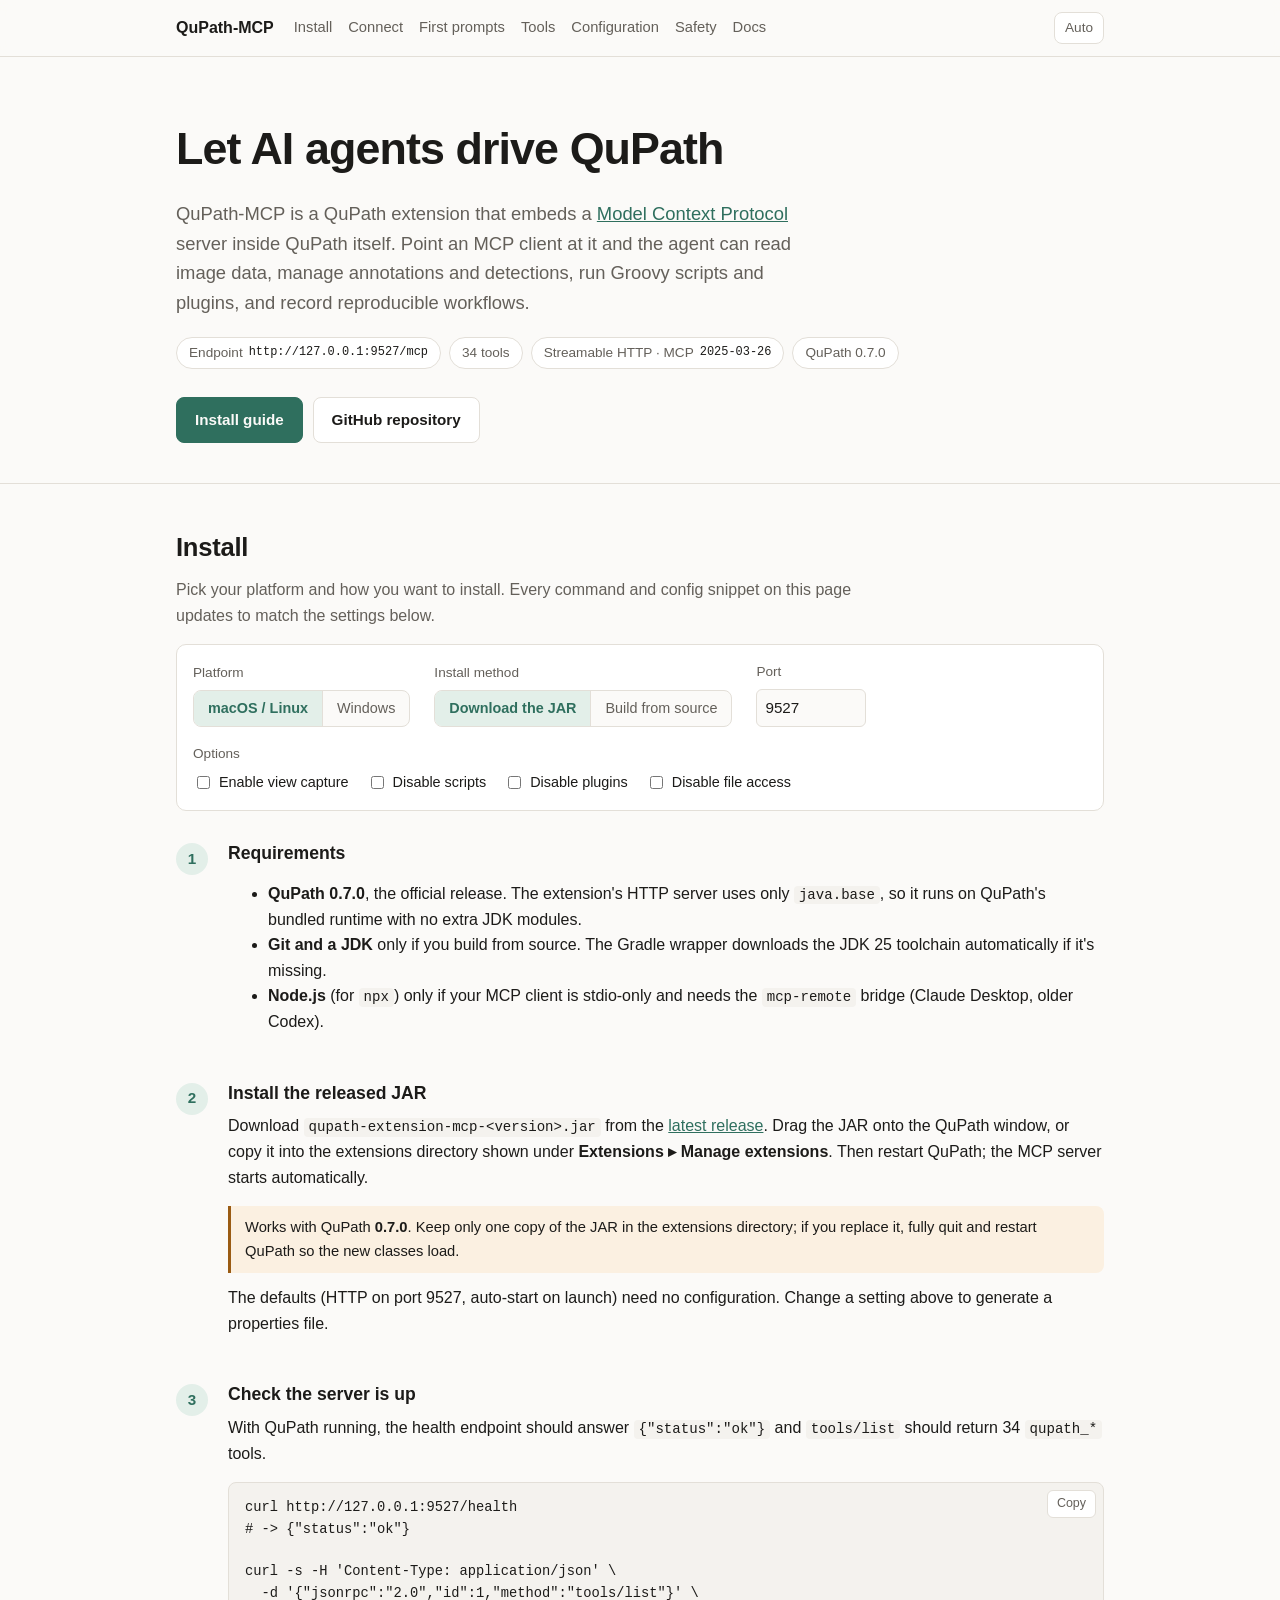
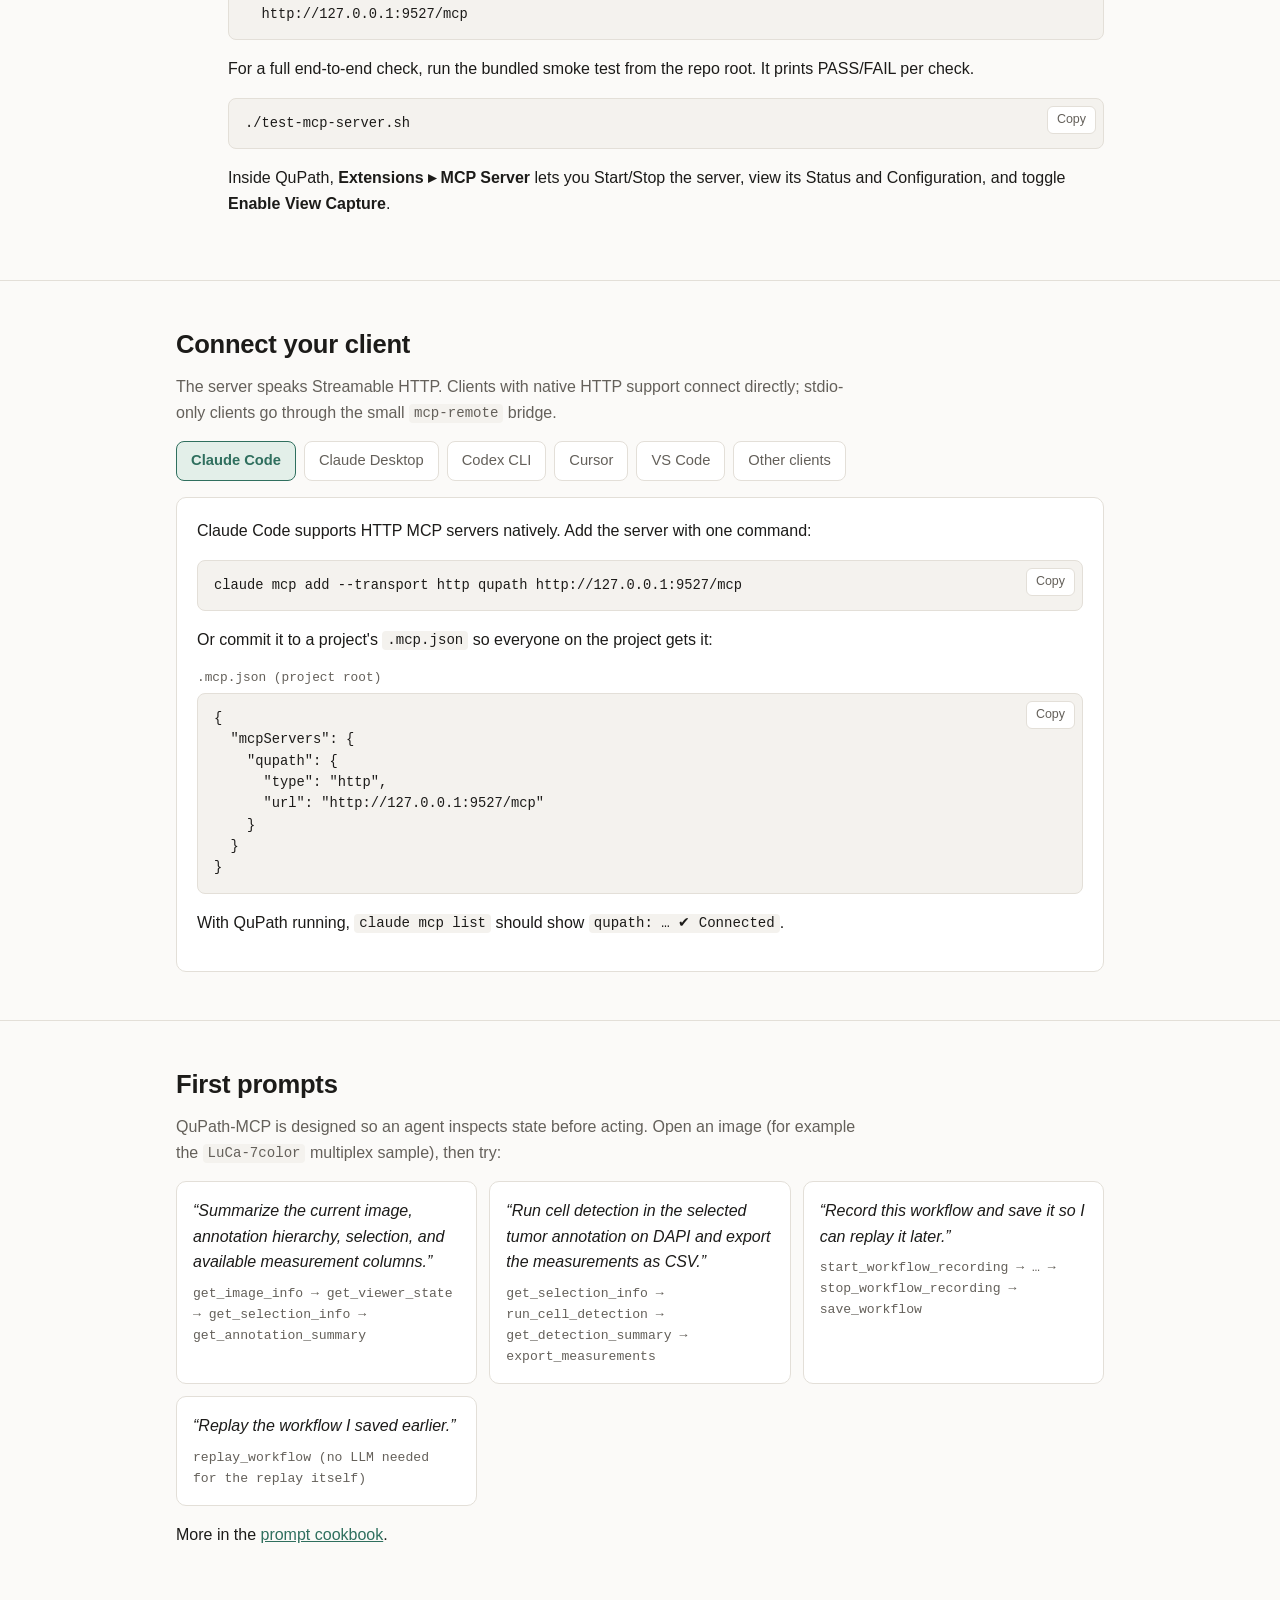
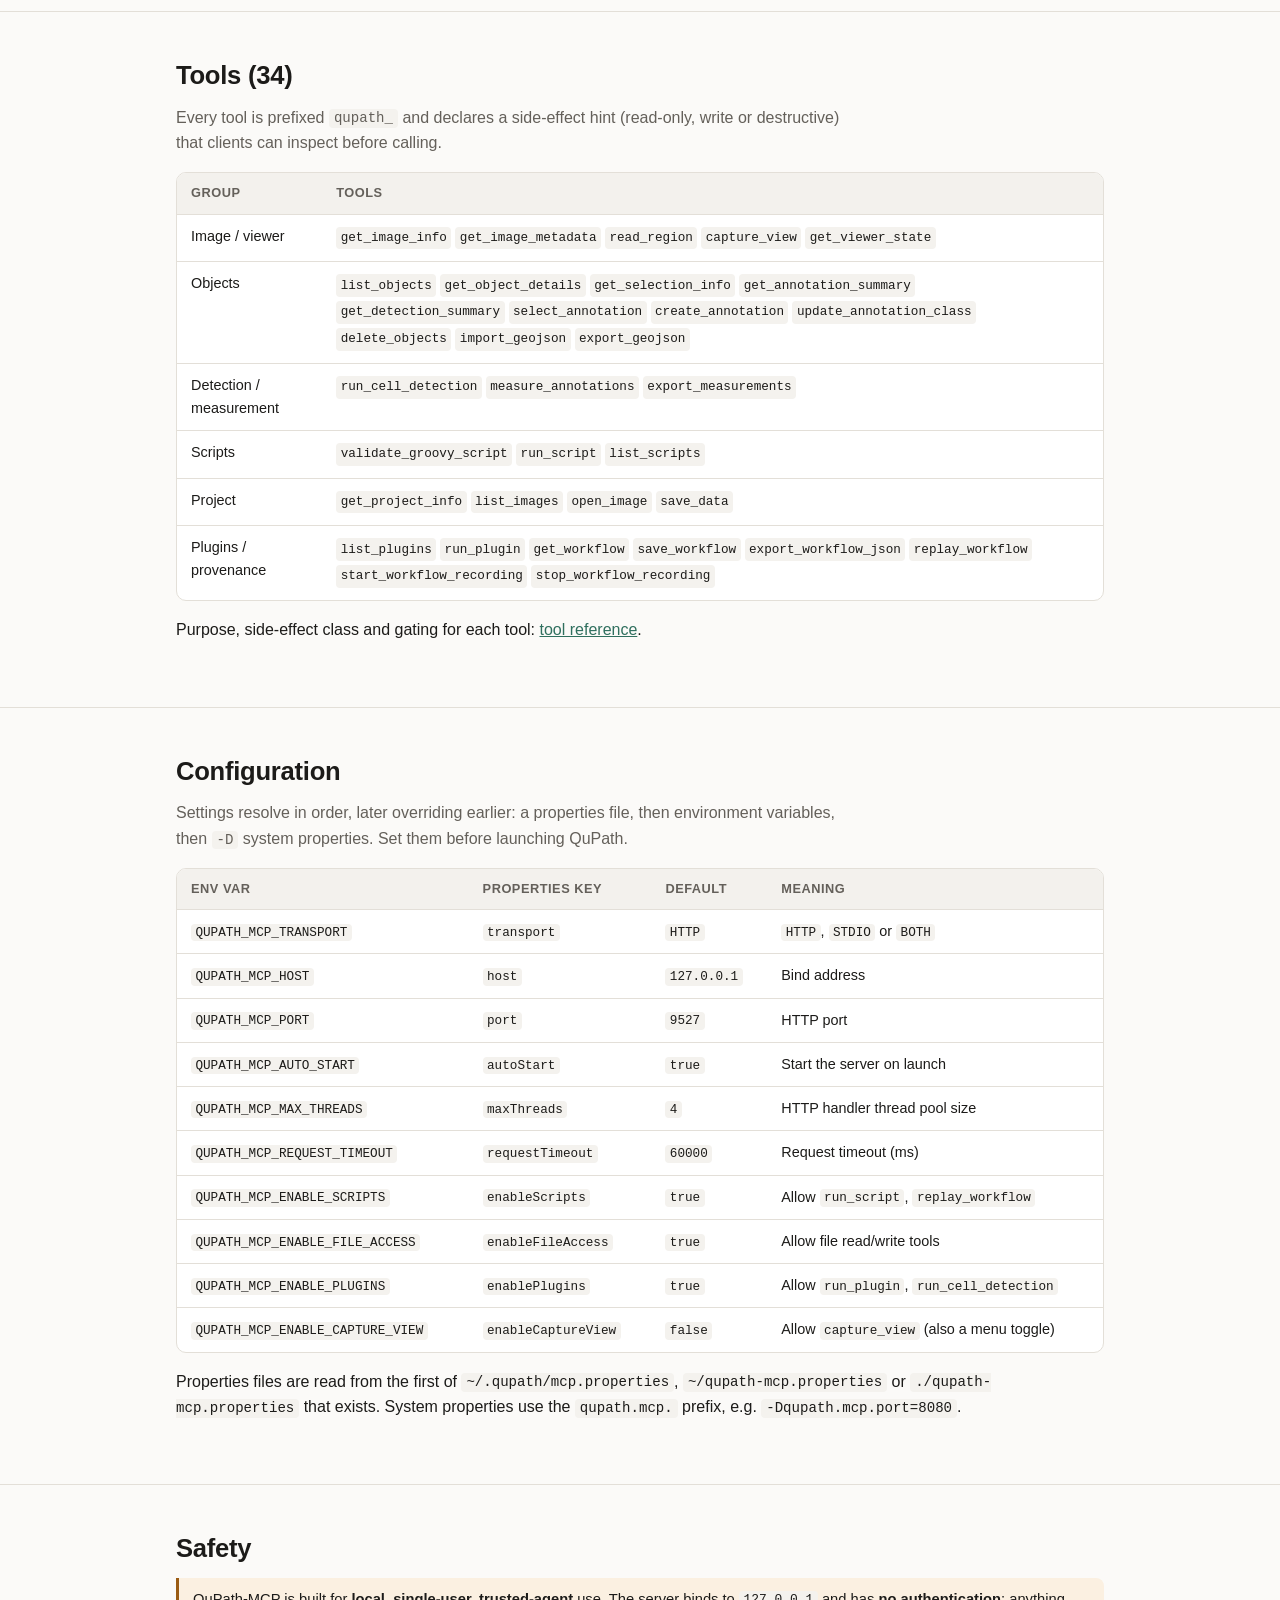
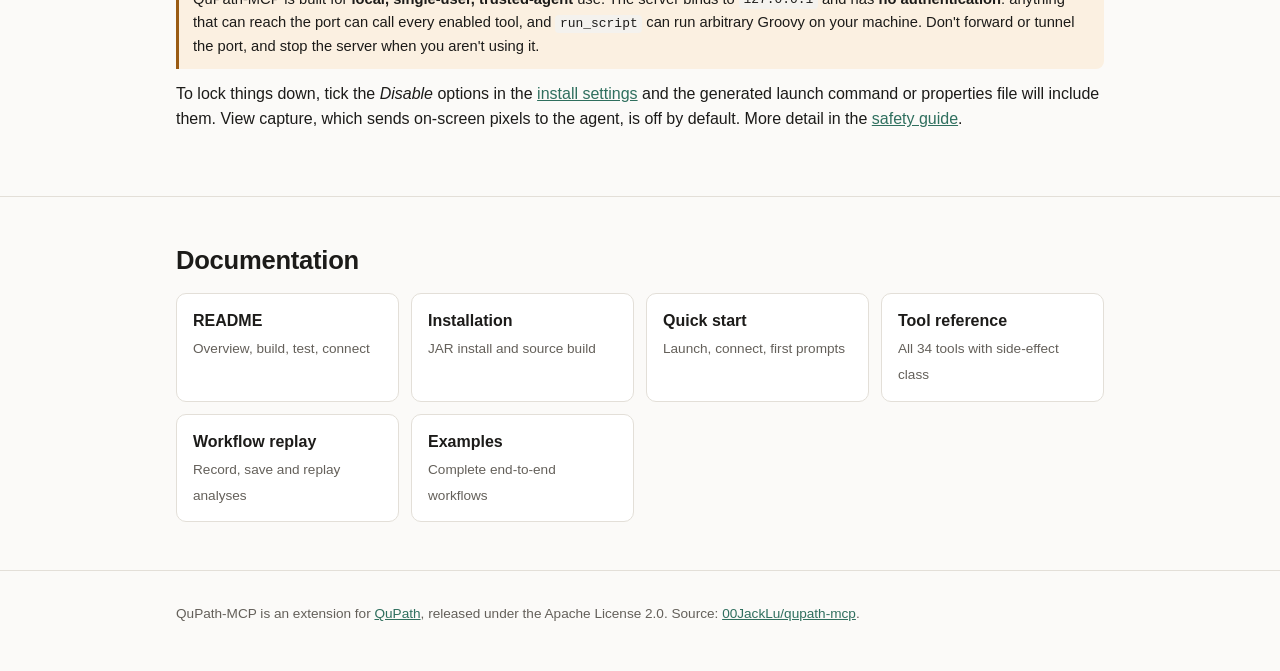
<file: site/index.html>
<!doctype html>
<html lang="en">
<head>
<meta charset="utf-8">
<meta name="viewport" content="width=device-width, initial-scale=1">
<title>QuPath-MCP</title>
<meta name="description" content="Install QuPath-MCP and connect Claude Code, Claude Desktop, Codex, Cursor or VS Code to QuPath through the Model Context Protocol.">
<link rel="stylesheet" href="style.css">
</head>
<body>

<nav class="nav">
  <div class="wrap">
    <a class="brand" href="#top">QuPath-MCP</a>
    <div class="nav-links">
      <a href="#install">Install</a>
      <a href="#connect">Connect</a>
      <a href="#prompts">First prompts</a>
      <a href="#tools">Tools</a>
      <a href="#config">Configuration</a>
      <a href="#safety">Safety</a>
      <a href="#docs">Docs</a>
    </div>
    <button class="theme-btn" id="theme-btn" type="button" aria-label="Toggle colour theme">Theme</button>
  </div>
</nav>

<header class="hero" id="top">
  <div class="wrap">
    <h1>Let AI agents drive QuPath</h1>
    <p class="lede">QuPath-MCP is a QuPath extension that embeds a
      <a href="https://modelcontextprotocol.io">Model Context Protocol</a> server inside QuPath itself.
      Point an MCP client at it and the agent can read image data, manage annotations and detections,
      run Groovy scripts and plugins, and record reproducible workflows.</p>
    <div class="pill-row">
      <span class="pill">Endpoint <code id="hero-endpoint">http://127.0.0.1:9527/mcp</code></span>
      <span class="pill">34 tools</span>
      <span class="pill">Streamable HTTP · MCP <code>2025-03-26</code></span>
      <span class="pill">QuPath 0.7.0</span>
    </div>
    <div class="btn-row">
      <a class="btn primary" href="#install">Install guide</a>
      <a class="btn" href="https://github.com/00JackLu/qupath-mcp">GitHub repository</a>
    </div>
  </div>
</header>

<main>

<section id="install">
  <div class="wrap">
    <h2>Install</h2>
    <p class="section-lede">Pick your platform and how you want to install. Every command and config snippet
      on this page updates to match the settings below.</p>

    <div class="controls" role="group" aria-label="Install settings">
      <div class="field">Platform
        <div class="seg" data-control="os">
          <button type="button" data-value="unix" aria-pressed="true">macOS / Linux</button>
          <button type="button" data-value="win" aria-pressed="false">Windows</button>
        </div>
      </div>
      <div class="field">Install method
        <div class="seg" data-control="method">
          <button type="button" data-value="jar" aria-pressed="true">Download the JAR</button>
          <button type="button" data-value="source" aria-pressed="false">Build from source</button>
        </div>
      </div>
      <label class="field">Port
        <input type="number" id="port" value="9527" min="1024" max="65535">
      </label>
      <div class="field">Options
        <div class="checks">
          <label><input type="checkbox" id="opt-capture"> Enable view capture</label>
          <label><input type="checkbox" id="opt-noscripts"> Disable scripts</label>
          <label><input type="checkbox" id="opt-noplugins"> Disable plugins</label>
          <label><input type="checkbox" id="opt-nofiles"> Disable file access</label>
        </div>
      </div>
    </div>

    <div class="step">
      <div class="step-num">1</div>
      <div class="step-body">
        <h3>Requirements</h3>
        <ul>
          <li><strong>QuPath 0.7.0</strong>, the official release. The extension's HTTP server uses only <code>java.base</code>,
            so it runs on QuPath's bundled runtime with no extra JDK modules.</li>
          <li><strong>Git and a JDK</strong> only if you build from source. The Gradle wrapper downloads the JDK 25
            toolchain automatically if it's missing.</li>
          <li><strong>Node.js</strong> (for <code>npx</code>) only if your MCP client is stdio-only and needs the
            <code>mcp-remote</code> bridge (Claude Desktop, older Codex).</li>
        </ul>
      </div>
    </div>

    <div class="step">
      <div class="step-num">2</div>
      <div class="step-body" id="step-install">
        <!-- filled by app.js -->
      </div>
    </div>

    <div class="step">
      <div class="step-num">3</div>
      <div class="step-body">
        <h3>Check the server is up</h3>
        <p>With QuPath running, the health endpoint should answer <code>{"status":"ok"}</code> and
          <code>tools/list</code> should return 34 <code>qupath_*</code> tools.</p>
        <div class="code"><div class="code-box"><pre data-snippet="verify"></pre></div></div>
        <div id="verify-extra"></div>
        <p>Inside QuPath, <strong>Extensions ▸ MCP Server</strong> lets you Start/Stop the server, view its
          Status and Configuration, and toggle <strong>Enable View Capture</strong>.</p>
      </div>
    </div>
  </div>
</section>

<section id="connect">
  <div class="wrap">
    <h2>Connect your client</h2>
    <p class="section-lede">The server speaks Streamable HTTP. Clients with native HTTP support connect
      directly; stdio-only clients go through the small <code>mcp-remote</code> bridge.</p>

    <div class="tabs" role="tablist" aria-label="MCP client">
      <button type="button" role="tab" data-client="claude-code" aria-selected="true">Claude Code</button>
      <button type="button" role="tab" data-client="claude-desktop" aria-selected="false">Claude Desktop</button>
      <button type="button" role="tab" data-client="codex" aria-selected="false">Codex CLI</button>
      <button type="button" role="tab" data-client="cursor" aria-selected="false">Cursor</button>
      <button type="button" role="tab" data-client="vscode" aria-selected="false">VS Code</button>
      <button type="button" role="tab" data-client="other" aria-selected="false">Other clients</button>
    </div>
    <div class="client-panel" id="client-panel" role="tabpanel">
      <!-- filled by app.js -->
    </div>
  </div>
</section>

<section id="prompts">
  <div class="wrap">
    <h2>First prompts</h2>
    <p class="section-lede">QuPath-MCP is designed so an agent inspects state before acting. Open an image
      (for example the <code>LuCa-7color</code> multiplex sample), then try:</p>
    <div class="prompts">
      <div class="prompt-card">
        <q>Summarize the current image, annotation hierarchy, selection, and available measurement columns.</q>
        <div class="chain">get_image_info → get_viewer_state → get_selection_info → get_annotation_summary</div>
      </div>
      <div class="prompt-card">
        <q>Run cell detection in the selected tumor annotation on DAPI and export the measurements as CSV.</q>
        <div class="chain">get_selection_info → run_cell_detection → get_detection_summary → export_measurements</div>
      </div>
      <div class="prompt-card">
        <q>Record this workflow and save it so I can replay it later.</q>
        <div class="chain">start_workflow_recording → … → stop_workflow_recording → save_workflow</div>
      </div>
      <div class="prompt-card">
        <q>Replay the workflow I saved earlier.</q>
        <div class="chain">replay_workflow (no LLM needed for the replay itself)</div>
      </div>
    </div>
    <p style="margin-top:16px">More in the <a href="https://github.com/00JackLu/qupath-mcp/blob/main/PROMPTS.md">prompt cookbook</a>.</p>
  </div>
</section>

<section id="tools">
  <div class="wrap">
    <h2>Tools (34)</h2>
    <p class="section-lede">Every tool is prefixed <code>qupath_</code> and declares a side-effect hint
      (read-only, write or destructive) that clients can inspect before calling.</p>
    <div class="table-wrap">
      <table>
        <thead><tr><th>Group</th><th>Tools</th></tr></thead>
        <tbody class="tool-list">
          <tr><td>Image / viewer</td><td><code>get_image_info</code><code>get_image_metadata</code><code>read_region</code><code>capture_view</code><code>get_viewer_state</code></td></tr>
          <tr><td>Objects</td><td><code>list_objects</code><code>get_object_details</code><code>get_selection_info</code><code>get_annotation_summary</code><code>get_detection_summary</code><code>select_annotation</code><code>create_annotation</code><code>update_annotation_class</code><code>delete_objects</code><code>import_geojson</code><code>export_geojson</code></td></tr>
          <tr><td>Detection / measurement</td><td><code>run_cell_detection</code><code>measure_annotations</code><code>export_measurements</code></td></tr>
          <tr><td>Scripts</td><td><code>validate_groovy_script</code><code>run_script</code><code>list_scripts</code></td></tr>
          <tr><td>Project</td><td><code>get_project_info</code><code>list_images</code><code>open_image</code><code>save_data</code></td></tr>
          <tr><td>Plugins / provenance</td><td><code>list_plugins</code><code>run_plugin</code><code>get_workflow</code><code>save_workflow</code><code>export_workflow_json</code><code>replay_workflow</code><code>start_workflow_recording</code><code>stop_workflow_recording</code></td></tr>
        </tbody>
      </table>
    </div>
    <p>Purpose, side-effect class and gating for each tool: <a href="https://github.com/00JackLu/qupath-mcp/blob/main/docs/tools.md">tool reference</a>.</p>
  </div>
</section>

<section id="config">
  <div class="wrap">
    <h2>Configuration</h2>
    <p class="section-lede">Settings resolve in order, later overriding earlier: a properties file, then
      environment variables, then <code>-D</code> system properties. Set them before launching QuPath.</p>
    <div class="table-wrap">
      <table>
        <thead><tr><th>Env var</th><th>Properties key</th><th>Default</th><th>Meaning</th></tr></thead>
        <tbody>
          <tr><td><code>QUPATH_MCP_TRANSPORT</code></td><td><code>transport</code></td><td><code>HTTP</code></td><td><code>HTTP</code>, <code>STDIO</code> or <code>BOTH</code></td></tr>
          <tr><td><code>QUPATH_MCP_HOST</code></td><td><code>host</code></td><td><code>127.0.0.1</code></td><td>Bind address</td></tr>
          <tr><td><code>QUPATH_MCP_PORT</code></td><td><code>port</code></td><td><code>9527</code></td><td>HTTP port</td></tr>
          <tr><td><code>QUPATH_MCP_AUTO_START</code></td><td><code>autoStart</code></td><td><code>true</code></td><td>Start the server on launch</td></tr>
          <tr><td><code>QUPATH_MCP_MAX_THREADS</code></td><td><code>maxThreads</code></td><td><code>4</code></td><td>HTTP handler thread pool size</td></tr>
          <tr><td><code>QUPATH_MCP_REQUEST_TIMEOUT</code></td><td><code>requestTimeout</code></td><td><code>60000</code></td><td>Request timeout (ms)</td></tr>
          <tr><td><code>QUPATH_MCP_ENABLE_SCRIPTS</code></td><td><code>enableScripts</code></td><td><code>true</code></td><td>Allow <code>run_script</code>, <code>replay_workflow</code></td></tr>
          <tr><td><code>QUPATH_MCP_ENABLE_FILE_ACCESS</code></td><td><code>enableFileAccess</code></td><td><code>true</code></td><td>Allow file read/write tools</td></tr>
          <tr><td><code>QUPATH_MCP_ENABLE_PLUGINS</code></td><td><code>enablePlugins</code></td><td><code>true</code></td><td>Allow <code>run_plugin</code>, <code>run_cell_detection</code></td></tr>
          <tr><td><code>QUPATH_MCP_ENABLE_CAPTURE_VIEW</code></td><td><code>enableCaptureView</code></td><td><code>false</code></td><td>Allow <code>capture_view</code> (also a menu toggle)</td></tr>
        </tbody>
      </table>
    </div>
    <p>Properties files are read from the first of <code>~/.qupath/mcp.properties</code>,
      <code>~/qupath-mcp.properties</code> or <code>./qupath-mcp.properties</code> that exists. System
      properties use the <code>qupath.mcp.</code> prefix, e.g. <code>-Dqupath.mcp.port=8080</code>.</p>
  </div>
</section>

<section id="safety">
  <div class="wrap">
    <h2>Safety</h2>
    <div class="note warn">
      <p>QuPath-MCP is built for <strong>local, single-user, trusted-agent</strong> use. The server binds to
        <code>127.0.0.1</code> and has <strong>no authentication</strong>: anything that can reach the port can call
        every enabled tool, and <code>run_script</code> can run arbitrary Groovy on your machine. Don't forward or
        tunnel the port, and stop the server when you aren't using it.</p>
    </div>
    <p>To lock things down, tick the <em>Disable</em> options in the <a href="#install">install settings</a> and the
      generated launch command or properties file will include them. View capture, which sends on-screen pixels to
      the agent, is off by default. More detail in the <a href="https://github.com/00JackLu/qupath-mcp/blob/main/docs/safety.md">safety guide</a>.</p>
  </div>
</section>

<section id="docs">
  <div class="wrap">
    <h2>Documentation</h2>
    <div class="docs-grid">
      <a class="doc-link" href="https://github.com/00JackLu/qupath-mcp/blob/main/README.md"><strong>README</strong><span>Overview, build, test, connect</span></a>
      <a class="doc-link" href="https://github.com/00JackLu/qupath-mcp/blob/main/docs/installation.md"><strong>Installation</strong><span>JAR install and source build</span></a>
      <a class="doc-link" href="https://github.com/00JackLu/qupath-mcp/blob/main/docs/quick_start.md"><strong>Quick start</strong><span>Launch, connect, first prompts</span></a>
      <a class="doc-link" href="https://github.com/00JackLu/qupath-mcp/blob/main/docs/tools.md"><strong>Tool reference</strong><span>All 34 tools with side-effect class</span></a>
      <a class="doc-link" href="https://github.com/00JackLu/qupath-mcp/blob/main/docs/workflow_replay.md"><strong>Workflow replay</strong><span>Record, save and replay analyses</span></a>
      <a class="doc-link" href="https://github.com/00JackLu/qupath-mcp/blob/main/docs/examples.md"><strong>Examples</strong><span>Complete end-to-end workflows</span></a>
    </div>
  </div>
</section>

</main>

<footer>
  <div class="wrap">
    QuPath-MCP is an extension for <a href="https://qupath.github.io/">QuPath</a>, released under the
    Apache License 2.0. Source: <a href="https://github.com/00JackLu/qupath-mcp">00JackLu/qupath-mcp</a>.
  </div>
</footer>

<script src="app.js"></script>
</body>
</html>
</file>
<file: site/style.css>
:root {
  --bg: #fbfaf8;
  --surface: #ffffff;
  --surface-2: #f3f1ed;
  --text: #1c1b19;
  --muted: #64605a;
  --border: #e3dfd8;
  --accent: #2f6f5e;
  --accent-soft: #e3efe9;
  --warn: #9a5b13;
  --warn-soft: #fbf0e1;
  --code-bg: #f4f2ee;
  --radius: 10px;
  --mono: ui-monospace, "SF Mono", SFMono-Regular, Menlo, Consolas, monospace;
  --sans: -apple-system, BlinkMacSystemFont, "Segoe UI", Roboto, "Helvetica Neue", Arial, sans-serif;
  color-scheme: light;
}
@media (prefers-color-scheme: dark) {
  :root:not([data-theme="light"]) {
    --bg: #151514;
    --surface: #1d1d1b;
    --surface-2: #252522;
    --text: #ecebe7;
    --muted: #a19d95;
    --border: #34332f;
    --accent: #6fc3a8;
    --accent-soft: #1f322b;
    --warn: #e2a85c;
    --warn-soft: #33281a;
    --code-bg: #20201e;
    color-scheme: dark;
  }
}
:root[data-theme="dark"] {
  --bg: #151514;
  --surface: #1d1d1b;
  --surface-2: #252522;
  --text: #ecebe7;
  --muted: #a19d95;
  --border: #34332f;
  --accent: #6fc3a8;
  --accent-soft: #1f322b;
  --warn: #e2a85c;
  --warn-soft: #33281a;
  --code-bg: #20201e;
  color-scheme: dark;
}

* { box-sizing: border-box; }
html { scroll-behavior: smooth; scroll-padding-top: 72px; }
body {
  margin: 0;
  background: var(--bg);
  color: var(--text);
  font: 16px/1.6 var(--sans);
  -webkit-font-smoothing: antialiased;
}
a { color: var(--accent); }
code { font-family: var(--mono); font-size: 0.88em; background: var(--code-bg); padding: 0.1em 0.35em; border-radius: 4px; }
h1, h2, h3 { line-height: 1.25; margin: 0 0 0.5em; }
h2 { font-size: 1.6rem; letter-spacing: -0.01em; }
h3 { font-size: 1.1rem; }
p { margin: 0 0 1em; }

.wrap { max-width: 960px; margin: 0 auto; padding: 0 16px; }

/* Nav */
.nav {
  position: sticky; top: 0; z-index: 10;
  background: color-mix(in srgb, var(--bg) 88%, transparent);
  backdrop-filter: blur(8px);
  border-bottom: 1px solid var(--border);
}
.nav .wrap { display: flex; align-items: center; gap: 20px; height: 56px; }
.brand { font-weight: 650; color: var(--text); text-decoration: none; white-space: nowrap; }
.nav-links { display: flex; gap: 16px; overflow-x: auto; scrollbar-width: none; flex: 1; }
.nav-links a { color: var(--muted); text-decoration: none; font-size: 0.92rem; white-space: nowrap; }
.nav-links a:hover { color: var(--text); }
.theme-btn {
  border: 1px solid var(--border); background: var(--surface); color: var(--muted);
  border-radius: 8px; padding: 4px 10px; font: inherit; font-size: 0.85rem; cursor: pointer;
}

/* Hero */
.hero { padding: 64px 0 40px; }
.hero h1 { font-size: clamp(2rem, 5vw, 2.8rem); letter-spacing: -0.02em; }
.hero .lede { font-size: 1.15rem; color: var(--muted); max-width: 640px; }
.pill-row { display: flex; flex-wrap: wrap; gap: 8px; margin: 20px 0 28px; }
.pill {
  display: inline-flex; align-items: center; gap: 6px;
  border: 1px solid var(--border); background: var(--surface);
  border-radius: 999px; padding: 4px 12px; font-size: 0.85rem; color: var(--muted);
}
.pill code { background: none; padding: 0; color: var(--text); }
.btn-row { display: flex; flex-wrap: wrap; gap: 10px; }
.btn {
  display: inline-block; padding: 10px 18px; border-radius: 8px; text-decoration: none;
  font-weight: 550; font-size: 0.95rem; border: 1px solid var(--border); color: var(--text); background: var(--surface);
}
.btn.primary { background: var(--accent); border-color: var(--accent); color: var(--bg); }

section { padding: 48px 0; border-top: 1px solid var(--border); }
.section-lede { color: var(--muted); max-width: 680px; }

/* Steps */
.step { display: grid; grid-template-columns: 36px 1fr; gap: 16px; margin-top: 32px; }
.step-num {
  width: 32px; height: 32px; border-radius: 50%;
  background: var(--accent-soft); color: var(--accent);
  display: grid; place-items: center; font-weight: 650; font-size: 0.95rem;
}
.step-body { min-width: 0; }

/* Controls */
.controls {
  display: flex; flex-wrap: wrap; gap: 16px 24px; align-items: flex-end;
  background: var(--surface); border: 1px solid var(--border); border-radius: var(--radius);
  padding: 16px; margin: 16px 0;
}
.field { display: flex; flex-direction: column; gap: 6px; font-size: 0.85rem; color: var(--muted); }
.field input[type="number"] {
  width: 110px; font: inherit; font-size: 0.95rem; color: var(--text);
  background: var(--bg); border: 1px solid var(--border); border-radius: 6px; padding: 6px 8px;
}
.checks { display: flex; flex-wrap: wrap; gap: 8px 18px; }
.checks label { display: inline-flex; align-items: center; gap: 6px; color: var(--text); font-size: 0.9rem; cursor: pointer; }

.seg { display: inline-flex; border: 1px solid var(--border); border-radius: 8px; overflow: hidden; background: var(--bg); }
.seg button {
  font: inherit; font-size: 0.9rem; border: 0; background: none; color: var(--muted);
  padding: 6px 14px; cursor: pointer; border-right: 1px solid var(--border);
}
.seg button:last-child { border-right: 0; }
.seg button[aria-pressed="true"] { background: var(--accent-soft); color: var(--accent); font-weight: 600; }

/* Client tabs */
.tabs { display: flex; flex-wrap: wrap; gap: 8px; margin: 16px 0; }
.tabs button {
  font: inherit; font-size: 0.92rem; cursor: pointer;
  border: 1px solid var(--border); background: var(--surface); color: var(--muted);
  border-radius: 8px; padding: 7px 14px;
}
.tabs button[aria-selected="true"] { border-color: var(--accent); color: var(--accent); background: var(--accent-soft); font-weight: 600; }
.client-panel { background: var(--surface); border: 1px solid var(--border); border-radius: var(--radius); padding: 20px; }
.client-panel .meta { font-size: 0.9rem; color: var(--muted); }

/* Code blocks */
.code { margin: 12px 0 16px; }
.code-box { position: relative; }
.code-label { font-size: 0.8rem; color: var(--muted); margin-bottom: 4px; font-family: var(--mono); overflow-wrap: anywhere; }
.code pre {
  margin: 0; background: var(--code-bg); border: 1px solid var(--border); border-radius: 8px;
  padding: 14px 16px; padding-right: 72px; overflow-x: auto;
  font: 0.86rem/1.55 var(--mono); color: var(--text);
}
.copy {
  position: absolute; top: 8px; right: 8px;
  font: inherit; font-size: 0.78rem; cursor: pointer;
  background: var(--surface); color: var(--muted); border: 1px solid var(--border);
  border-radius: 6px; padding: 3px 9px;
}
.copy.done { color: var(--accent); border-color: var(--accent); }

.note {
  border-left: 3px solid var(--accent); background: var(--accent-soft);
  padding: 10px 14px; border-radius: 0 8px 8px 0; font-size: 0.92rem; margin: 12px 0;
}
.note.warn { border-color: var(--warn); background: var(--warn-soft); }
.note p:last-child { margin: 0; }

/* Tables */
.table-wrap { overflow-x: auto; border: 1px solid var(--border); border-radius: var(--radius); background: var(--surface); margin: 16px 0; }
table { width: 100%; border-collapse: collapse; font-size: 0.9rem; }
th, td { text-align: left; padding: 10px 14px; border-bottom: 1px solid var(--border); vertical-align: top; }
th { font-weight: 600; color: var(--muted); font-size: 0.8rem; text-transform: uppercase; letter-spacing: 0.04em; background: var(--surface-2); }
tr:last-child td { border-bottom: 0; }
td code { white-space: nowrap; }
.tool-list code { display: inline-block; margin: 2px 4px 2px 0; }

.prompts { display: grid; gap: 12px; grid-template-columns: repeat(auto-fit, minmax(260px, 1fr)); margin-top: 16px; }
.prompt-card { background: var(--surface); border: 1px solid var(--border); border-radius: var(--radius); padding: 16px; }
.prompt-card q { display: block; font-style: italic; margin-bottom: 8px; quotes: "\201C" "\201D"; }
.prompt-card .chain { font-size: 0.82rem; color: var(--muted); font-family: var(--mono); overflow-wrap: anywhere; }

.docs-grid { display: grid; gap: 12px; grid-template-columns: repeat(auto-fit, minmax(200px, 1fr)); margin-top: 16px; }
.doc-link {
  display: block; text-decoration: none; color: var(--text);
  background: var(--surface); border: 1px solid var(--border); border-radius: var(--radius); padding: 14px 16px;
}
.doc-link:hover { border-color: var(--accent); }
.doc-link strong { display: block; margin-bottom: 2px; }
.doc-link span { font-size: 0.85rem; color: var(--muted); }

footer { padding: 32px 0 48px; border-top: 1px solid var(--border); color: var(--muted); font-size: 0.85rem; }

@media (max-width: 600px) {
  .hero { padding: 40px 0 28px; }
  section { padding: 36px 0; }
  .step { grid-template-columns: 1fr; gap: 8px; }
  .nav-links { display: none; }
  .field:has(.seg) { width: 100%; }
  .seg { display: flex; }
  .seg button { flex: 1; padding: 8px 10px; }
  .nav .wrap { justify-content: space-between; }
}
</file>
